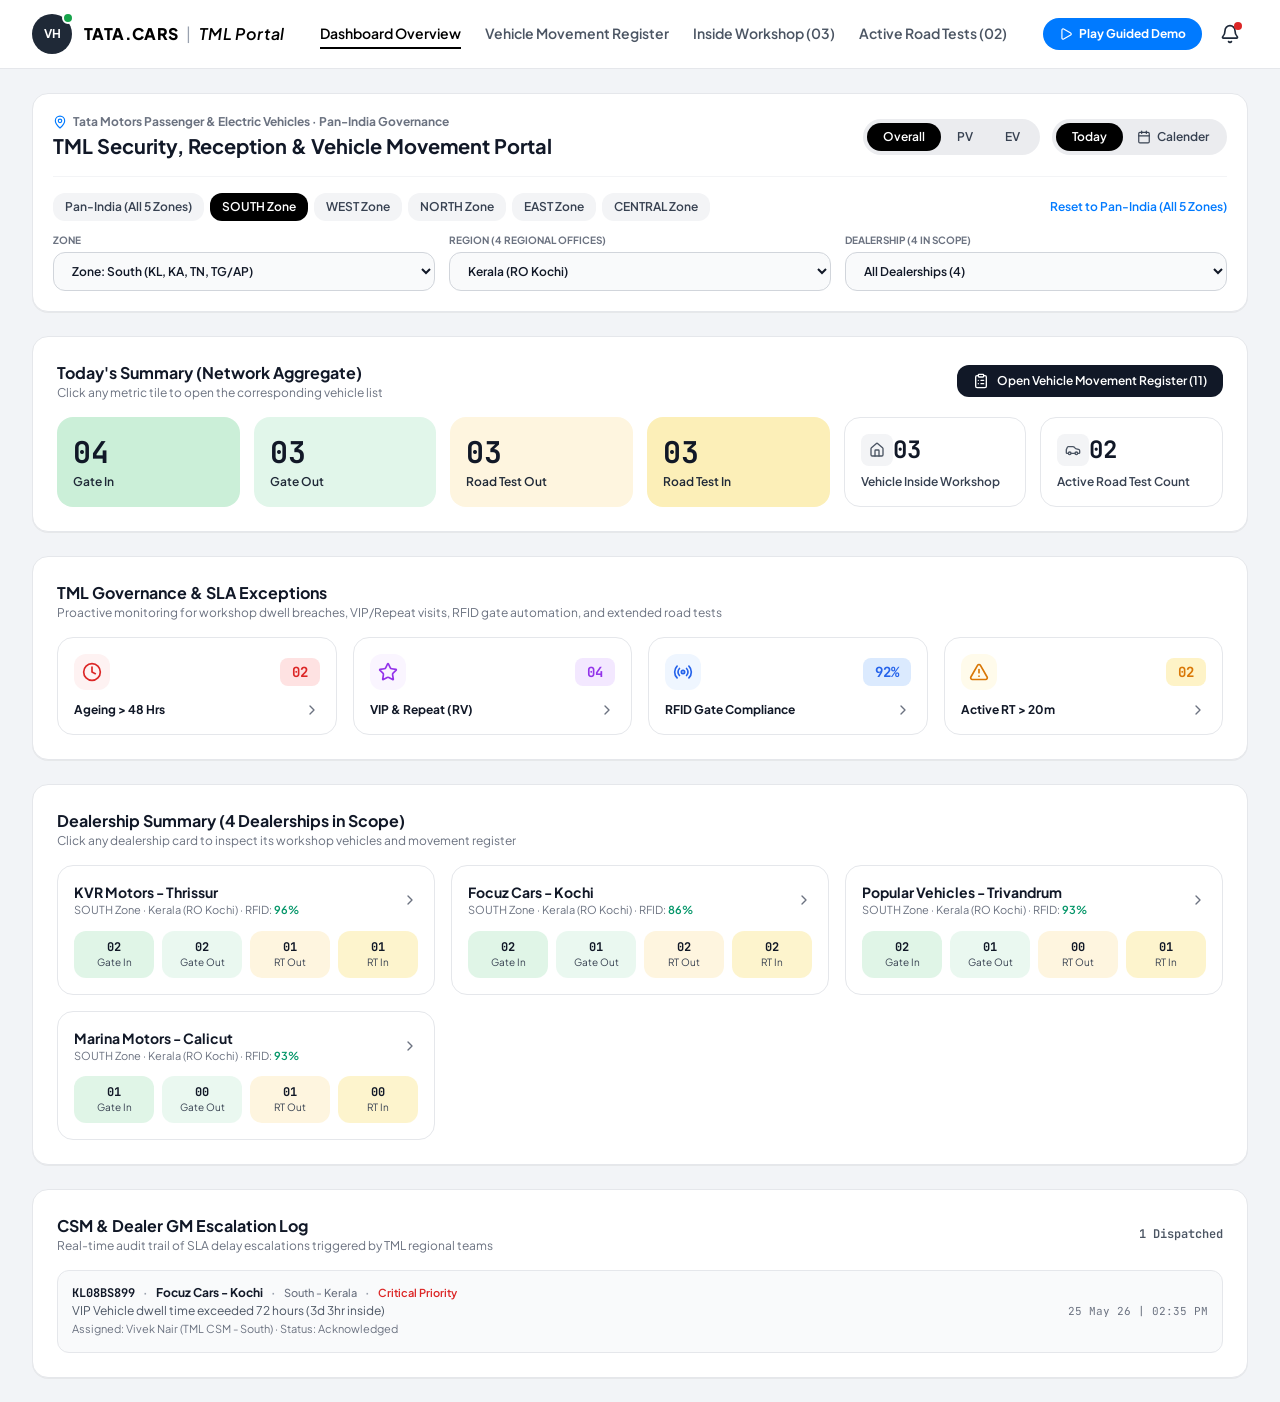
<file: docs/index.html>
<!doctype html>
<html lang="en">
  <head>
    <meta charset="UTF-8" />
    <meta name="viewport" content="width=device-width, initial-scale=1.0" />
    <title>TATA.CARS | TML Security &amp; Reception Journey</title>
    <meta name="description" content="Tata Motors Limited (TML) regional governance portal for dealership workshop gate-in/out tracking, RFID compliance monitoring, road test telemetry, and SLA breach escalation." />
    <meta property="og:title" content="TATA.CARS | TML Security &amp; Reception Journey" />
    <meta property="og:description" content="Tata Motors Limited (TML) regional governance portal for dealership workshop gate-in/out tracking, RFID compliance monitoring, road test telemetry, and SLA breach escalation." />
    <meta property="og:type" content="website" />
    <meta name="twitter:card" content="summary_large_image" />
    <meta http-equiv="Cache-Control" content="no-cache, no-store, must-revalidate" />
    <meta http-equiv="Pragma" content="no-cache" />
    <meta http-equiv="Expires" content="0" />
    <link rel="preconnect" href="https://fonts.googleapis.com">
    <link rel="preconnect" href="https://fonts.gstatic.com" crossorigin>
    <link href="https://fonts.googleapis.com/css2?family=JetBrains+Mono:wght@500;600;700&family=Plus+Jakarta+Sans:ital,wght@0,400;0,500;0,600;0,700;0,800;1,600&display=swap" rel="stylesheet">
    <script type="module" crossorigin src="./assets/index-B7B4kBJD.js"></script>
    <link rel="stylesheet" crossorigin href="./assets/index-Ceb8oTg6.css">
  </head>
  <body class="bg-[#F2F4F7] text-[#111827] antialiased selection:bg-[#007AFF] selection:text-white">
    <div id="root"></div>
  </body>
</html>
</file>
<file: docs/assets/index-Ceb8oTg6.css>
/*! tailwindcss v4.3.3 | MIT License | https://tailwindcss.com */
@layer properties{@supports (((-webkit-hyphens:none)) and (not (margin-trim:inline))) or ((-moz-orient:inline) and (not (color:rgb(from red r g b)))){*,:before,:after,::backdrop{--tw-space-y-reverse:0;--tw-border-style:solid;--tw-leading:initial;--tw-font-weight:initial;--tw-tracking:initial;--tw-shadow:0 0 #0000;--tw-shadow-color:initial;--tw-shadow-alpha:100%;--tw-inset-shadow:0 0 #0000;--tw-inset-shadow-color:initial;--tw-inset-shadow-alpha:100%;--tw-ring-color:initial;--tw-ring-shadow:0 0 #0000;--tw-inset-ring-color:initial;--tw-inset-ring-shadow:0 0 #0000;--tw-ring-inset:initial;--tw-ring-offset-width:0px;--tw-ring-offset-color:#fff;--tw-ring-offset-shadow:0 0 #0000;--tw-blur:initial;--tw-brightness:initial;--tw-contrast:initial;--tw-grayscale:initial;--tw-hue-rotate:initial;--tw-invert:initial;--tw-opacity:initial;--tw-saturate:initial;--tw-sepia:initial;--tw-drop-shadow:initial;--tw-drop-shadow-color:initial;--tw-drop-shadow-alpha:100%;--tw-drop-shadow-size:initial;--tw-backdrop-blur:initial;--tw-backdrop-brightness:initial;--tw-backdrop-contrast:initial;--tw-backdrop-grayscale:initial;--tw-backdrop-hue-rotate:initial;--tw-backdrop-invert:initial;--tw-backdrop-opacity:initial;--tw-backdrop-saturate:initial;--tw-backdrop-sepia:initial}}}@layer theme{:root,:host{--font-sans:-apple-system, BlinkMacSystemFont, "Segoe UI", Roboto, "Helvetica Neue", "Noto Sans", Arial, sans-serif, "Apple Color Emoji", "Segoe UI Emoji", "Segoe UI Symbol", "Noto Color Emoji";--font-mono:ui-monospace, SFMono-Regular, Menlo, Monaco, Consolas, "Liberation Mono", "Courier New", monospace;--color-gray-50:oklch(98.5% .002 247.839);--color-gray-100:oklch(96.7% .003 264.542);--color-gray-200:oklch(92.8% .006 264.531);--color-gray-400:oklch(70.7% .022 261.325);--color-gray-500:oklch(55.1% .027 264.364);--color-gray-800:oklch(27.8% .033 256.848);--color-gray-900:oklch(21% .034 264.665);--color-black:#000;--color-white:#fff;--spacing:.25rem;--container-md:28rem;--container-7xl:80rem;--text-xs:.75rem;--text-xs--line-height:calc(1 / .75);--text-sm:.875rem;--text-sm--line-height:calc(1.25 / .875);--text-base:1rem;--text-base--line-height:calc(1.5 / 1);--text-lg:1.125rem;--text-lg--line-height:calc(1.75 / 1.125);--text-xl:1.25rem;--text-xl--line-height:calc(1.75 / 1.25);--text-2xl:1.5rem;--text-2xl--line-height:calc(2 / 1.5);--text-3xl:1.875rem;--text-3xl--line-height:calc(2.25 / 1.875);--font-weight-normal:400;--font-weight-medium:500;--font-weight-semibold:600;--font-weight-bold:700;--font-weight-extrabold:800;--tracking-wide:.025em;--leading-relaxed:1.625;--radius-lg:.5rem;--radius-xl:.75rem;--radius-2xl:1rem;--blur-xs:4px;--default-transition-duration:.15s;--default-transition-timing-function:cubic-bezier(.4, 0, .2, 1);--default-font-family:var(--font-sans);--default-mono-font-family:var(--font-mono)}}@layer base{*,:after,:before,::backdrop{box-sizing:border-box;border:0 solid;margin:0;padding:0}::file-selector-button{box-sizing:border-box;border:0 solid;margin:0;padding:0}html,:host{-webkit-text-size-adjust:100%;tab-size:4;line-height:1.5;font-family:var(--default-font-family,-apple-system, BlinkMacSystemFont, "Segoe UI", Roboto, "Helvetica Neue", "Noto Sans", Arial, sans-serif, "Apple Color Emoji", "Segoe UI Emoji", "Segoe UI Symbol", "Noto Color Emoji");font-feature-settings:var(--default-font-feature-settings,normal);font-variation-settings:var(--default-font-variation-settings,normal);-webkit-tap-highlight-color:transparent}hr{height:0;color:inherit;border-top-width:1px}abbr:where([title]){-webkit-text-decoration:underline dotted;text-decoration:underline dotted}h1,h2,h3,h4,h5,h6{font-size:inherit;font-weight:inherit}a{color:inherit;-webkit-text-decoration:inherit;-webkit-text-decoration:inherit;-webkit-text-decoration:inherit;-webkit-text-decoration:inherit;text-decoration:inherit}b,strong{font-weight:bolder}code,kbd,samp,pre{font-family:var(--default-mono-font-family,ui-monospace, SFMono-Regular, Menlo, Monaco, Consolas, "Liberation Mono", "Courier New", monospace);font-feature-settings:var(--default-mono-font-feature-settings,normal);font-variation-settings:var(--default-mono-font-variation-settings,normal);font-size:1em}small{font-size:80%}sub,sup{vertical-align:baseline;font-size:75%;line-height:0;position:relative}sub{bottom:-.25em}sup{top:-.5em}table{text-indent:0;border-color:inherit;border-collapse:collapse}:-moz-focusring:where(:not(iframe)){outline:auto}progress{vertical-align:baseline}summary{display:list-item}ol,ul,menu{list-style:none}img,svg,video,canvas,audio,iframe,embed,object{vertical-align:middle;display:block}img,video{max-width:100%;height:auto}button,input,select,optgroup,textarea{font:inherit;font-feature-settings:inherit;font-variation-settings:inherit;letter-spacing:inherit;color:inherit;opacity:1;background-color:#0000;border-radius:0}::file-selector-button{font:inherit;font-feature-settings:inherit;font-variation-settings:inherit;letter-spacing:inherit;color:inherit;opacity:1;background-color:#0000;border-radius:0}:where(select:is([multiple],[size])) optgroup{font-weight:bolder}:where(select:is([multiple],[size])) optgroup option{padding-inline-start:20px}::file-selector-button{margin-inline-end:4px}::placeholder{opacity:1}@supports (not ((-webkit-appearance:-apple-pay-button))) or (contain-intrinsic-size:1px){::placeholder{color:currentColor}@supports (color:color-mix(in lab, red, red)){::placeholder{color:color-mix(in oklab, currentcolor 50%, transparent)}}}textarea{resize:vertical}::-webkit-search-decoration{-webkit-appearance:none}::-webkit-date-and-time-value{min-height:1lh;text-align:inherit}::-webkit-datetime-edit{display:inline-flex}::-webkit-datetime-edit-fields-wrapper{padding:0}::-webkit-datetime-edit{padding-block:0}::-webkit-datetime-edit-year-field{padding-block:0}::-webkit-datetime-edit-month-field{padding-block:0}::-webkit-datetime-edit-day-field{padding-block:0}::-webkit-datetime-edit-hour-field{padding-block:0}::-webkit-datetime-edit-minute-field{padding-block:0}::-webkit-datetime-edit-second-field{padding-block:0}::-webkit-datetime-edit-millisecond-field{padding-block:0}::-webkit-datetime-edit-meridiem-field{padding-block:0}::-webkit-calendar-picker-indicator{line-height:1}:-moz-ui-invalid{box-shadow:none}button,input:where([type=button],[type=reset],[type=submit]){appearance:button}::file-selector-button{appearance:button}::-webkit-inner-spin-button{height:auto}::-webkit-outer-spin-button{height:auto}[hidden]:where(:not([hidden=until-found])){display:none!important}body{color:#111827;-webkit-tap-highlight-color:transparent;background-color:#f2f4f7;font-family:Plus Jakarta Sans,-apple-system,BlinkMacSystemFont,sans-serif}.font-mono-tabular{font-variant-numeric:tabular-nums;font-family:JetBrains Mono,monospace}.tabular-nums{font-variant-numeric:tabular-nums}}@layer components;@layer utilities{.absolute{position:absolute}.fixed{position:fixed}.relative{position:relative}.sticky{position:sticky}.inset-0{inset:0}.-top-0\.5{top:calc(var(--spacing) * -.5)}.top-0{top:0}.top-1\.5{top:calc(var(--spacing) * 1.5)}.-right-0\.5{right:calc(var(--spacing) * -.5)}.right-1\.5{right:calc(var(--spacing) * 1.5)}.z-30{z-index:30}.z-50{z-index:50}.mx-1{margin-inline:var(--spacing)}.mx-auto{margin-inline:auto}.mt-0\.5{margin-top:calc(var(--spacing) * .5)}.mt-1{margin-top:var(--spacing)}.mt-2{margin-top:calc(var(--spacing) * 2)}.mt-3{margin-top:calc(var(--spacing) * 3)}.mt-4{margin-top:calc(var(--spacing) * 4)}.mb-0\.5{margin-bottom:calc(var(--spacing) * .5)}.mb-1{margin-bottom:var(--spacing)}.mb-1\.5{margin-bottom:calc(var(--spacing) * 1.5)}.mb-2{margin-bottom:calc(var(--spacing) * 2)}.mb-2\.5{margin-bottom:calc(var(--spacing) * 2.5)}.mb-3{margin-bottom:calc(var(--spacing) * 3)}.mb-3\.5{margin-bottom:calc(var(--spacing) * 3.5)}.mb-4{margin-bottom:calc(var(--spacing) * 4)}.mb-6{margin-bottom:calc(var(--spacing) * 6)}.block{display:block}.flex{display:flex}.grid{display:grid}.hidden{display:none}.inline-flex{display:inline-flex}.h-2{height:calc(var(--spacing) * 2)}.h-3{height:calc(var(--spacing) * 3)}.h-3\.5{height:calc(var(--spacing) * 3.5)}.h-4{height:calc(var(--spacing) * 4)}.h-5{height:calc(var(--spacing) * 5)}.h-7{height:calc(var(--spacing) * 7)}.h-8{height:calc(var(--spacing) * 8)}.h-9{height:calc(var(--spacing) * 9)}.h-10{height:calc(var(--spacing) * 10)}.min-h-screen{min-height:100vh}.w-2{width:calc(var(--spacing) * 2)}.w-3{width:calc(var(--spacing) * 3)}.w-3\.5{width:calc(var(--spacing) * 3.5)}.w-4{width:calc(var(--spacing) * 4)}.w-5{width:calc(var(--spacing) * 5)}.w-7{width:calc(var(--spacing) * 7)}.w-8{width:calc(var(--spacing) * 8)}.w-9{width:calc(var(--spacing) * 9)}.w-10{width:calc(var(--spacing) * 10)}.w-full{width:100%}.max-w-7xl{max-width:var(--container-7xl)}.max-w-\[420px\]{max-width:420px}.max-w-md{max-width:var(--container-md)}.flex-1{flex:1}.shrink-0{flex-shrink:0}.cursor-pointer{cursor:pointer}.grid-cols-1{grid-template-columns:repeat(1,minmax(0,1fr))}.grid-cols-2{grid-template-columns:repeat(2,minmax(0,1fr))}.grid-cols-3{grid-template-columns:repeat(3,minmax(0,1fr))}.grid-cols-4{grid-template-columns:repeat(4,minmax(0,1fr))}.flex-col{flex-direction:column}.flex-wrap{flex-wrap:wrap}.items-center{align-items:center}.items-end{align-items:flex-end}.items-start{align-items:flex-start}.justify-between{justify-content:space-between}.justify-center{justify-content:center}.justify-end{justify-content:flex-end}.gap-1{gap:var(--spacing)}.gap-1\.5{gap:calc(var(--spacing) * 1.5)}.gap-2{gap:calc(var(--spacing) * 2)}.gap-2\.5{gap:calc(var(--spacing) * 2.5)}.gap-3{gap:calc(var(--spacing) * 3)}.gap-3\.5{gap:calc(var(--spacing) * 3.5)}.gap-4{gap:calc(var(--spacing) * 4)}.gap-6{gap:calc(var(--spacing) * 6)}:where(.space-y-1>:not(:last-child)){--tw-space-y-reverse:0;margin-block-start:calc(var(--spacing) * var(--tw-space-y-reverse));margin-block-end:calc(var(--spacing) * calc(1 - var(--tw-space-y-reverse)))}:where(.space-y-1\.5>:not(:last-child)){--tw-space-y-reverse:0;margin-block-start:calc(calc(var(--spacing) * 1.5) * var(--tw-space-y-reverse));margin-block-end:calc(calc(var(--spacing) * 1.5) * calc(1 - var(--tw-space-y-reverse)))}:where(.space-y-2\.5>:not(:last-child)){--tw-space-y-reverse:0;margin-block-start:calc(calc(var(--spacing) * 2.5) * var(--tw-space-y-reverse));margin-block-end:calc(calc(var(--spacing) * 2.5) * calc(1 - var(--tw-space-y-reverse)))}:where(.space-y-5>:not(:last-child)){--tw-space-y-reverse:0;margin-block-start:calc(calc(var(--spacing) * 5) * var(--tw-space-y-reverse));margin-block-end:calc(calc(var(--spacing) * 5) * calc(1 - var(--tw-space-y-reverse)))}:where(.space-y-6>:not(:last-child)){--tw-space-y-reverse:0;margin-block-start:calc(calc(var(--spacing) * 6) * var(--tw-space-y-reverse));margin-block-end:calc(calc(var(--spacing) * 6) * calc(1 - var(--tw-space-y-reverse)))}.overflow-x-auto{overflow-x:auto}.rounded-2xl{border-radius:var(--radius-2xl)}.rounded-full{border-radius:2147483647px}.rounded-lg{border-radius:var(--radius-lg)}.rounded-xl{border-radius:var(--radius-xl)}.border{border-style:var(--tw-border-style);border-width:1px}.border-2{border-style:var(--tw-border-style);border-width:2px}.border-t{border-top-style:var(--tw-border-style);border-top-width:1px}.border-b{border-bottom-style:var(--tw-border-style);border-bottom-width:1px}.border-b-2{border-bottom-style:var(--tw-border-style);border-bottom-width:2px}.border-dashed{--tw-border-style:dashed;border-style:dashed}.border-\[\#10B981\]{border-color:#10b981}.border-\[\#93C5FD\]{border-color:#93c5fd}.border-\[\#A855F7\]{border-color:#a855f7}.border-\[\#D1D5DB\]{border-color:#d1d5db}.border-\[\#D97706\]{border-color:#d97706}.border-\[\#DC2626\]{border-color:#dc2626}.border-\[\#E5E7EB\]{border-color:#e5e7eb}.border-\[\#F3F4F6\]{border-color:#f3f4f6}.border-black{border-color:var(--color-black)}.border-gray-200{border-color:var(--color-gray-200)}.border-transparent{border-color:#0000}.border-white{border-color:var(--color-white)}.border-white\/10{border-color:#ffffff1a}@supports (color:color-mix(in lab, red, red)){.border-white\/10{border-color:color-mix(in oklab, var(--color-white) 10%, transparent)}}.bg-\[\#1F2937\]{background-color:#1f2937}.bg-\[\#007AFF\]{background-color:#007aff}.bg-\[\#16A34A\]{background-color:#16a34a}.bg-\[\#111827\]{background-color:#111827}.bg-\[\#CBEFD8\]{background-color:#cbefd8}.bg-\[\#CBEFD8\]\/60{background-color:oklab(92.0053% -.0449063 .0187985/.6)}.bg-\[\#DBEAFE\]{background-color:#dbeafe}.bg-\[\#DC2626\]{background-color:#dc2626}.bg-\[\#E1F6EA\]{background-color:#e1f6ea}.bg-\[\#E1F6EA\]\/70{background-color:oklab(95.4408% -.0256964 .00890833/.7)}.bg-\[\#EBECEF\]{background-color:#ebecef}.bg-\[\#ECFDF5\]{background-color:#ecfdf5}.bg-\[\#EFF6FF\]{background-color:#eff6ff}.bg-\[\#F2F4F7\]{background-color:#f2f4f7}.bg-\[\#F3E8FF\]{background-color:#f3e8ff}.bg-\[\#F3F4F6\]{background-color:#f3f4f6}.bg-\[\#F9FAFB\]{background-color:#f9fafb}.bg-\[\#F59E0B\]{background-color:#f59e0b}.bg-\[\#FAF5FF\]{background-color:#faf5ff}.bg-\[\#FCEFB8\]{background-color:#fcefb8}.bg-\[\#FCEFB8\]\/70{background-color:oklab(94.924% -.00795174 .0713882/.7)}.bg-\[\#FEE2E2\]{background-color:#fee2e2}.bg-\[\#FEF2F2\]{background-color:#fef2f2}.bg-\[\#FEF3C7\]{background-color:#fef3c7}.bg-\[\#FEF5DF\]{background-color:#fef5df}.bg-\[\#FFFBEB\]{background-color:#fffbeb}.bg-black{background-color:var(--color-black)}.bg-black\/50{background-color:#00000080}@supports (color:color-mix(in lab, red, red)){.bg-black\/50{background-color:color-mix(in oklab, var(--color-black) 50%, transparent)}}.bg-transparent{background-color:#0000}.bg-white{background-color:var(--color-white)}.bg-white\/10{background-color:#ffffff1a}@supports (color:color-mix(in lab, red, red)){.bg-white\/10{background-color:color-mix(in oklab, var(--color-white) 10%, transparent)}}.p-1{padding:var(--spacing)}.p-1\.5{padding:calc(var(--spacing) * 1.5)}.p-2{padding:calc(var(--spacing) * 2)}.p-2\.5{padding:calc(var(--spacing) * 2.5)}.p-3{padding:calc(var(--spacing) * 3)}.p-3\.5{padding:calc(var(--spacing) * 3.5)}.p-4{padding:calc(var(--spacing) * 4)}.p-5{padding:calc(var(--spacing) * 5)}.p-8{padding:calc(var(--spacing) * 8)}.px-2\.5{padding-inline:calc(var(--spacing) * 2.5)}.px-3{padding-inline:calc(var(--spacing) * 3)}.px-3\.5{padding-inline:calc(var(--spacing) * 3.5)}.px-4{padding-inline:calc(var(--spacing) * 4)}.py-0\.5{padding-block:calc(var(--spacing) * .5)}.py-1{padding-block:var(--spacing)}.py-1\.5{padding-block:calc(var(--spacing) * 1.5)}.py-2{padding-block:calc(var(--spacing) * 2)}.py-2\.5{padding-block:calc(var(--spacing) * 2.5)}.py-3{padding-block:calc(var(--spacing) * 3)}.py-3\.5{padding-block:calc(var(--spacing) * 3.5)}.py-6{padding-block:calc(var(--spacing) * 6)}.pt-2\.5{padding-top:calc(var(--spacing) * 2.5)}.pt-3{padding-top:calc(var(--spacing) * 3)}.pt-4{padding-top:calc(var(--spacing) * 4)}.pb-1{padding-bottom:var(--spacing)}.pb-4{padding-bottom:calc(var(--spacing) * 4)}.text-center{text-align:center}.text-left{text-align:left}.text-right{text-align:right}.text-2xl{font-size:var(--text-2xl);line-height:var(--tw-leading,var(--text-2xl--line-height))}.text-base{font-size:var(--text-base);line-height:var(--tw-leading,var(--text-base--line-height))}.text-lg{font-size:var(--text-lg);line-height:var(--tw-leading,var(--text-lg--line-height))}.text-sm{font-size:var(--text-sm);line-height:var(--tw-leading,var(--text-sm--line-height))}.text-xl{font-size:var(--text-xl);line-height:var(--tw-leading,var(--text-xl--line-height))}.text-xs{font-size:var(--text-xs);line-height:var(--tw-leading,var(--text-xs--line-height))}.text-\[10px\]{font-size:10px}.text-\[11px\]{font-size:11px}.leading-relaxed{--tw-leading:var(--leading-relaxed);line-height:var(--leading-relaxed)}.font-bold{--tw-font-weight:var(--font-weight-bold);font-weight:var(--font-weight-bold)}.font-extrabold{--tw-font-weight:var(--font-weight-extrabold);font-weight:var(--font-weight-extrabold)}.font-medium{--tw-font-weight:var(--font-weight-medium);font-weight:var(--font-weight-medium)}.font-normal{--tw-font-weight:var(--font-weight-normal);font-weight:var(--font-weight-normal)}.font-semibold{--tw-font-weight:var(--font-weight-semibold);font-weight:var(--font-weight-semibold)}.tracking-wide{--tw-tracking:var(--tracking-wide);letter-spacing:var(--tracking-wide)}.break-all{word-break:break-all}.whitespace-nowrap{white-space:nowrap}.text-\[\#1F2937\]{color:#1f2937}.text-\[\#3B82F6\]{color:#3b82f6}.text-\[\#4B5563\]{color:#4b5563}.text-\[\#6B7280\]{color:#6b7280}.text-\[\#007AFF\]{color:#007aff}.text-\[\#9CA3AF\]{color:#9ca3af}.text-\[\#10B981\]{color:#10b981}.text-\[\#065F46\]{color:#065f46}.text-\[\#2563EB\]{color:#2563eb}.text-\[\#9333EA\]{color:#9333ea}.text-\[\#047857\]{color:#047857}.text-\[\#059669\]{color:#059669}.text-\[\#111827\]{color:#111827}.text-\[\#374151\]{color:#374151}.text-\[\#D97706\]{color:#d97706}.text-\[\#DC2626\]{color:#dc2626}.text-black{color:var(--color-black)}.text-gray-400{color:var(--color-gray-400)}.text-gray-500{color:var(--color-gray-500)}.text-gray-800{color:var(--color-gray-800)}.text-gray-900{color:var(--color-gray-900)}.text-white{color:var(--color-white)}.text-white\/60{color:#fff9}@supports (color:color-mix(in lab, red, red)){.text-white\/60{color:color-mix(in oklab, var(--color-white) 60%, transparent)}}.text-white\/85{color:#ffffffd9}@supports (color:color-mix(in lab, red, red)){.text-white\/85{color:color-mix(in oklab, var(--color-white) 85%, transparent)}}.uppercase{text-transform:uppercase}.italic{font-style:italic}.underline{text-decoration-line:underline}.antialiased{-webkit-font-smoothing:antialiased;-moz-osx-font-smoothing:grayscale}.shadow-2xl{--tw-shadow:0 25px 50px -12px var(--tw-shadow-color,#00000040);box-shadow:var(--tw-inset-shadow), var(--tw-inset-ring-shadow), var(--tw-ring-offset-shadow), var(--tw-ring-shadow), var(--tw-shadow)}.shadow-2xs{--tw-shadow:0 1px var(--tw-shadow-color,#0000000d);box-shadow:var(--tw-inset-shadow), var(--tw-inset-ring-shadow), var(--tw-ring-offset-shadow), var(--tw-ring-shadow), var(--tw-shadow)}.shadow-lg{--tw-shadow:0 10px 15px -3px var(--tw-shadow-color,#0000001a), 0 4px 6px -4px var(--tw-shadow-color,#0000001a);box-shadow:var(--tw-inset-shadow), var(--tw-inset-ring-shadow), var(--tw-ring-offset-shadow), var(--tw-ring-shadow), var(--tw-shadow)}.filter{filter:var(--tw-blur,) var(--tw-brightness,) var(--tw-contrast,) var(--tw-grayscale,) var(--tw-hue-rotate,) var(--tw-invert,) var(--tw-saturate,) var(--tw-sepia,) var(--tw-drop-shadow,)}.backdrop-blur-xs{--tw-backdrop-blur:blur(var(--blur-xs));-webkit-backdrop-filter:var(--tw-backdrop-blur,) var(--tw-backdrop-brightness,) var(--tw-backdrop-contrast,) var(--tw-backdrop-grayscale,) var(--tw-backdrop-hue-rotate,) var(--tw-backdrop-invert,) var(--tw-backdrop-opacity,) var(--tw-backdrop-saturate,) var(--tw-backdrop-sepia,);backdrop-filter:var(--tw-backdrop-blur,) var(--tw-backdrop-brightness,) var(--tw-backdrop-contrast,) var(--tw-backdrop-grayscale,) var(--tw-backdrop-hue-rotate,) var(--tw-backdrop-invert,) var(--tw-backdrop-opacity,) var(--tw-backdrop-saturate,) var(--tw-backdrop-sepia,)}.transition-all{transition-property:all;transition-timing-function:var(--tw-ease,var(--default-transition-timing-function));transition-duration:var(--tw-duration,var(--default-transition-duration))}.transition-colors{transition-property:color,background-color,border-color,outline-color,text-decoration-color,fill,stroke,--tw-gradient-from,--tw-gradient-via,--tw-gradient-to;transition-timing-function:var(--tw-ease,var(--default-transition-timing-function));transition-duration:var(--tw-duration,var(--default-transition-duration))}.outline-none{--tw-outline-style:none;outline-style:none}.selection\:bg-\[\#007AFF\] ::selection{background-color:#007aff}.selection\:bg-\[\#007AFF\]::selection{background-color:#007aff}.selection\:text-white ::selection{color:var(--color-white)}.selection\:text-white::selection{color:var(--color-white)}@media (hover:hover){.hover\:border-\[\#9CA3AF\]:hover{border-color:#9ca3af}.hover\:border-\[\#2563EB\]\/50:hover{border-color:oklab(54.615% -.026671 -.213549/.5)}.hover\:border-\[\#9333EA\]\/50:hover{border-color:oklab(55.7537% .134997 -.213369/.5)}.hover\:border-\[\#D97706\]\/50:hover{border-color:oklab(66.584% .082678 .133963/.5)}.hover\:border-\[\#DC2626\]\/50:hover{border-color:oklab(57.7099% .191149 .0987651/.5)}.hover\:bg-\[\#1F2937\]:hover{background-color:#1f2937}.hover\:bg-\[\#0062CC\]:hover{background-color:#0062cc}.hover\:bg-\[\#B91C1C\]:hover{background-color:#b91c1c}.hover\:bg-\[\#E5E7EB\]:hover{background-color:#e5e7eb}.hover\:bg-\[\#F3F4F6\]:hover{background-color:#f3f4f6}.hover\:bg-gray-50:hover{background-color:var(--color-gray-50)}.hover\:bg-gray-100:hover{background-color:var(--color-gray-100)}.hover\:bg-white\/20:hover{background-color:#fff3}@supports (color:color-mix(in lab, red, red)){.hover\:bg-white\/20:hover{background-color:color-mix(in oklab, var(--color-white) 20%, transparent)}}.hover\:text-black:hover{color:var(--color-black)}.hover\:underline:hover{text-decoration-line:underline}.hover\:opacity-95:hover{opacity:.95}}.focus\:border-\[\#007AFF\]:focus{border-color:#007aff}.active\:scale-\[0\.98\]:active{scale:.98}.disabled\:opacity-40:disabled{opacity:.4}@media (width>=40rem){.sm\:grid-cols-2{grid-template-columns:repeat(2,minmax(0,1fr))}.sm\:grid-cols-3{grid-template-columns:repeat(3,minmax(0,1fr))}.sm\:flex-row{flex-direction:row}.sm\:items-center{align-items:center}.sm\:p-5{padding:calc(var(--spacing) * 5)}.sm\:p-6{padding:calc(var(--spacing) * 6)}.sm\:px-8{padding-inline:calc(var(--spacing) * 8)}.sm\:text-3xl{font-size:var(--text-3xl);line-height:var(--tw-leading,var(--text-3xl--line-height))}.sm\:text-base{font-size:var(--text-base);line-height:var(--tw-leading,var(--text-base--line-height))}.sm\:text-sm{font-size:var(--text-sm);line-height:var(--tw-leading,var(--text-sm--line-height))}.sm\:text-xl{font-size:var(--text-xl);line-height:var(--tw-leading,var(--text-xl--line-height))}}@media (width>=48rem){.md\:grid-cols-2{grid-template-columns:repeat(2,minmax(0,1fr))}.md\:grid-cols-3{grid-template-columns:repeat(3,minmax(0,1fr))}}@media (width>=64rem){.lg\:col-span-2{grid-column:span 2/span 2}.lg\:col-span-4{grid-column:span 4/span 4}.lg\:flex{display:flex}.lg\:grid-cols-3{grid-template-columns:repeat(3,minmax(0,1fr))}.lg\:grid-cols-4{grid-template-columns:repeat(4,minmax(0,1fr))}.lg\:grid-cols-6{grid-template-columns:repeat(6,minmax(0,1fr))}.lg\:grid-cols-12{grid-template-columns:repeat(12,minmax(0,1fr))}}}@property --tw-space-y-reverse{syntax:"*";inherits:false;initial-value:0}@property --tw-border-style{syntax:"*";inherits:false;initial-value:solid}@property --tw-leading{syntax:"*";inherits:false}@property --tw-font-weight{syntax:"*";inherits:false}@property --tw-tracking{syntax:"*";inherits:false}@property --tw-shadow{syntax:"*";inherits:false;initial-value:0 0 #0000}@property --tw-shadow-color{syntax:"*";inherits:false}@property --tw-shadow-alpha{syntax:"<percentage>";inherits:false;initial-value:100%}@property --tw-inset-shadow{syntax:"*";inherits:false;initial-value:0 0 #0000}@property --tw-inset-shadow-color{syntax:"*";inherits:false}@property --tw-inset-shadow-alpha{syntax:"<percentage>";inherits:false;initial-value:100%}@property --tw-ring-color{syntax:"*";inherits:false}@property --tw-ring-shadow{syntax:"*";inherits:false;initial-value:0 0 #0000}@property --tw-inset-ring-color{syntax:"*";inherits:false}@property --tw-inset-ring-shadow{syntax:"*";inherits:false;initial-value:0 0 #0000}@property --tw-ring-inset{syntax:"*";inherits:false}@property --tw-ring-offset-width{syntax:"<length>";inherits:false;initial-value:0}@property --tw-ring-offset-color{syntax:"*";inherits:false;initial-value:#fff}@property --tw-ring-offset-shadow{syntax:"*";inherits:false;initial-value:0 0 #0000}@property --tw-blur{syntax:"*";inherits:false}@property --tw-brightness{syntax:"*";inherits:false}@property --tw-contrast{syntax:"*";inherits:false}@property --tw-grayscale{syntax:"*";inherits:false}@property --tw-hue-rotate{syntax:"*";inherits:false}@property --tw-invert{syntax:"*";inherits:false}@property --tw-opacity{syntax:"*";inherits:false}@property --tw-saturate{syntax:"*";inherits:false}@property --tw-sepia{syntax:"*";inherits:false}@property --tw-drop-shadow{syntax:"*";inherits:false}@property --tw-drop-shadow-color{syntax:"*";inherits:false}@property --tw-drop-shadow-alpha{syntax:"<percentage>";inherits:false;initial-value:100%}@property --tw-drop-shadow-size{syntax:"*";inherits:false}@property --tw-backdrop-blur{syntax:"*";inherits:false}@property --tw-backdrop-brightness{syntax:"*";inherits:false}@property --tw-backdrop-contrast{syntax:"*";inherits:false}@property --tw-backdrop-grayscale{syntax:"*";inherits:false}@property --tw-backdrop-hue-rotate{syntax:"*";inherits:false}@property --tw-backdrop-invert{syntax:"*";inherits:false}@property --tw-backdrop-opacity{syntax:"*";inherits:false}@property --tw-backdrop-saturate{syntax:"*";inherits:false}@property --tw-backdrop-sepia{syntax:"*";inherits:false}
</file>
